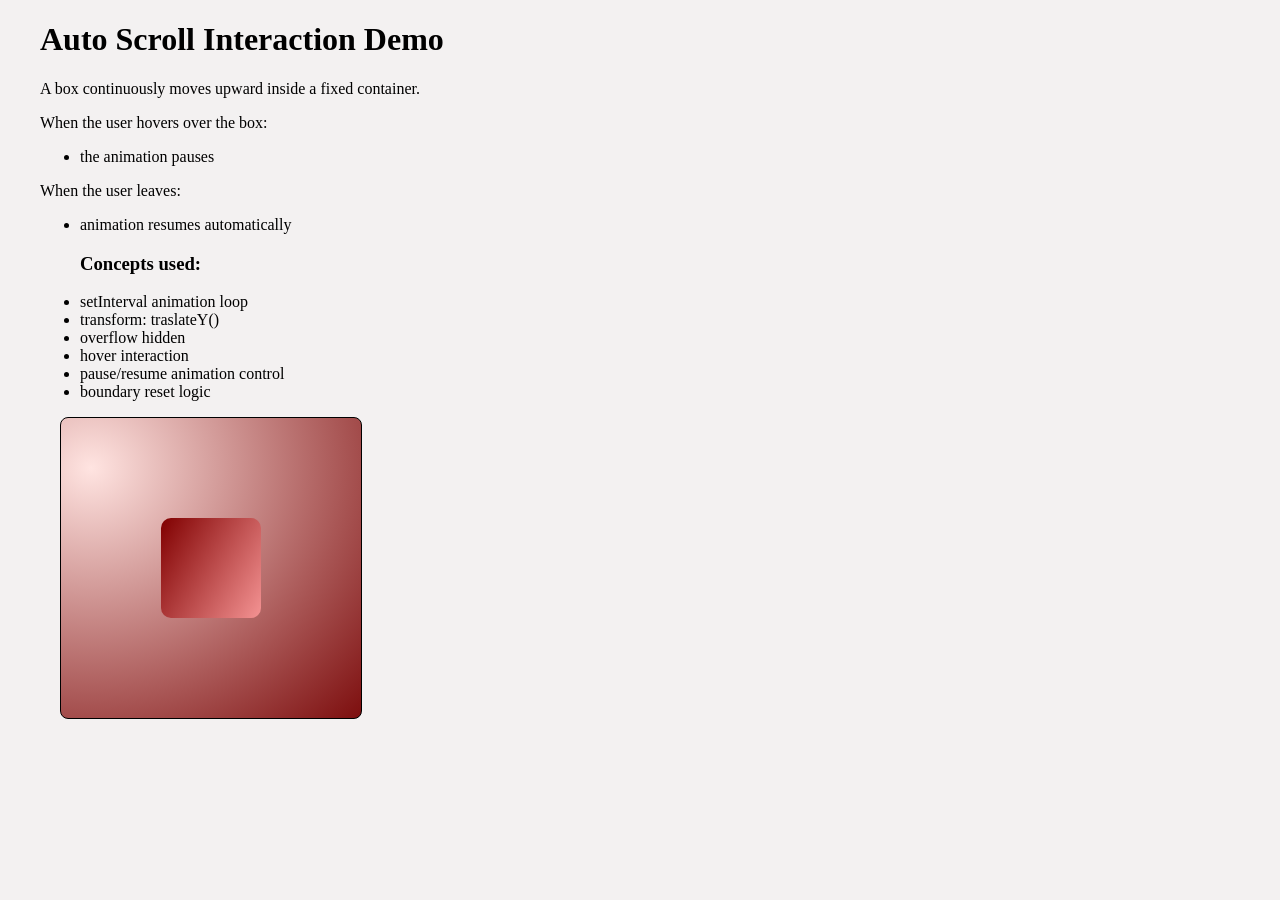
<file: hover-pause-animation/index.html>
<!DOCTYPE html>
<html lang="en">
<head>
  <meta charset="UTF-8">
  <meta name="viewport" content="width=device-width, initial-scale=1.0">
  <title>Hover-pause-animation</title>
  <link rel="stylesheet" href="styles.css">
</head>
<body>
  <div class="container">
    <h1>Auto Scroll Interaction Demo</h1>
    <p>A box continuously moves upward inside a fixed container.</p>
    <p>When the user hovers over the box:</p>
    <ul>
      <li>the animation pauses</li>
    </ul>
    <p>When the user leaves:</p>
    <ul>
      <li>animation resumes automatically</li>
    </ul>
    <ul>
      <h3>Concepts used:</h3>
      <li>setInterval animation loop</li>
      <li>transform: traslateY()</li>
      <li>overflow hidden</li>
      <li>hover interaction</li>
      <li>pause/resume animation control</li>
      <li>boundary reset logic</li>
    </ul>
    <div class="pauseContainer" id="pauseContainer">
      <div class="pauseBox" id="pauseBox"></div>
    </div>
  </div>
  <script src="script.js"></script>
</body>
</html>
</file>
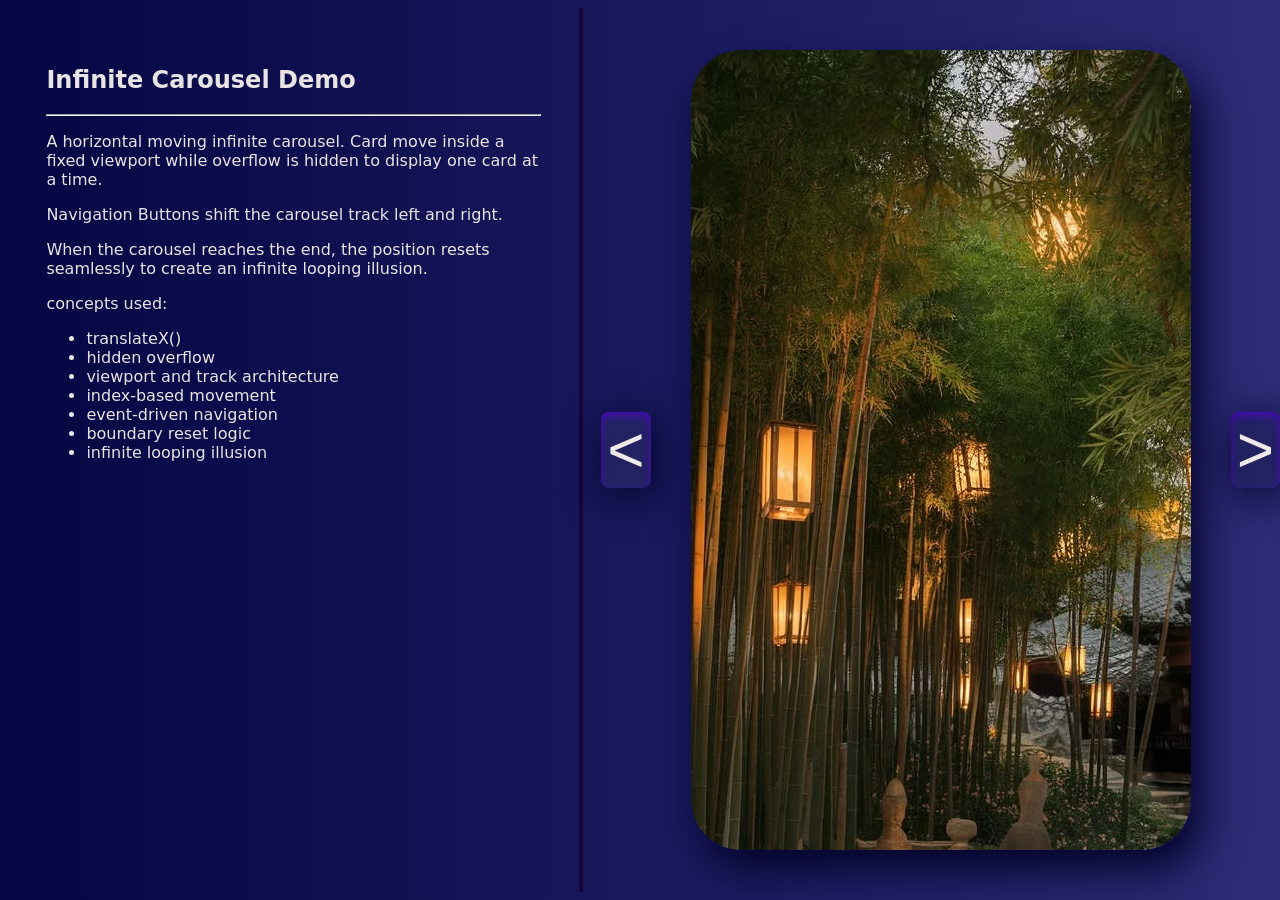
<file: Infinite-carousel/index.html>
<!DOCTYPE html>
<html lang="en">
<head>
  <meta charset="UTF-8">
  <meta name="viewport" content="width=device-width, initial-scale=1.0">
  <title>Infinite-Carousel</title>
  <link rel="stylesheet" href="styles.css">
</head>
<body>
  <div class="container">
    <section class="description">
      <h1>Infinite Carousel Demo</h1>
      <hr>
      <p>A horizontal moving infinite carousel. Card move inside a fixed viewport while overflow is hidden to display one card at a time.</p>
      <p>Navigation Buttons shift the carousel track left and right.</p>
      <p>When the carousel reaches the end, the position resets seamlessly to create an infinite looping illusion.</p>
      <p>concepts used: </p>
      <ul>
        <li>translateX()</li>
        <li>hidden overflow</li>
        <li>viewport and track architecture</li>
        <li>index-based movement</li>
        <li>event-driven navigation</li>
        <li>boundary reset logic</li>
        <li>infinite looping illusion</li>
      </ul>
    </section>
    <section class="carousel" id="carousel">
      <button class="prev" id="prev"><</button>
      <div class="viewport" id="viewport">
        <div class="track" id="track">
          <div class="card" id="card">
            <img src="image/card1.jpg" alt="lanterns and trees">
          </div>
          <div class="card" id="card">
            <img src="image/card2.jpg" alt="chinese girl in blue dress">
          </div>
          <div class="card" id="card">
            <img src="image/card3.jpg" alt="statues and greenery">
          </div>
          <div class="card" id="card">
            <img src="image/card4.jpg" alt="fountain behing a big enterance">
          </div>
          <div class="card" id="card">
            <img src="image/card5.jpg" alt="fountain and dragon">
          </div>
          <div class="card" id="card">
            <img src="image/card6.jpg" alt="heaven scenery">
          </div>
          <div class="card" id="card">
            <img src="image/card7.jpg" alt="light poles between trees">
          </div>
          <div class="card" id="card">
            <img src="image/card8.jpg" alt="greenery palace">
          </div>
          <div class="card" id="card">
            <img src="image/card9.jpg" alt="glass roof place">
          </div>
          <div class="card" id="card">
            <img src="image/card10.jpg" alt="glass roof place with sun rays">
          </div>
        </div>
      </div>
      <button class="next" id="next">></button>
    </section>
  </div>

  <script src="script.js"></script>
</body>
</html>
</file>
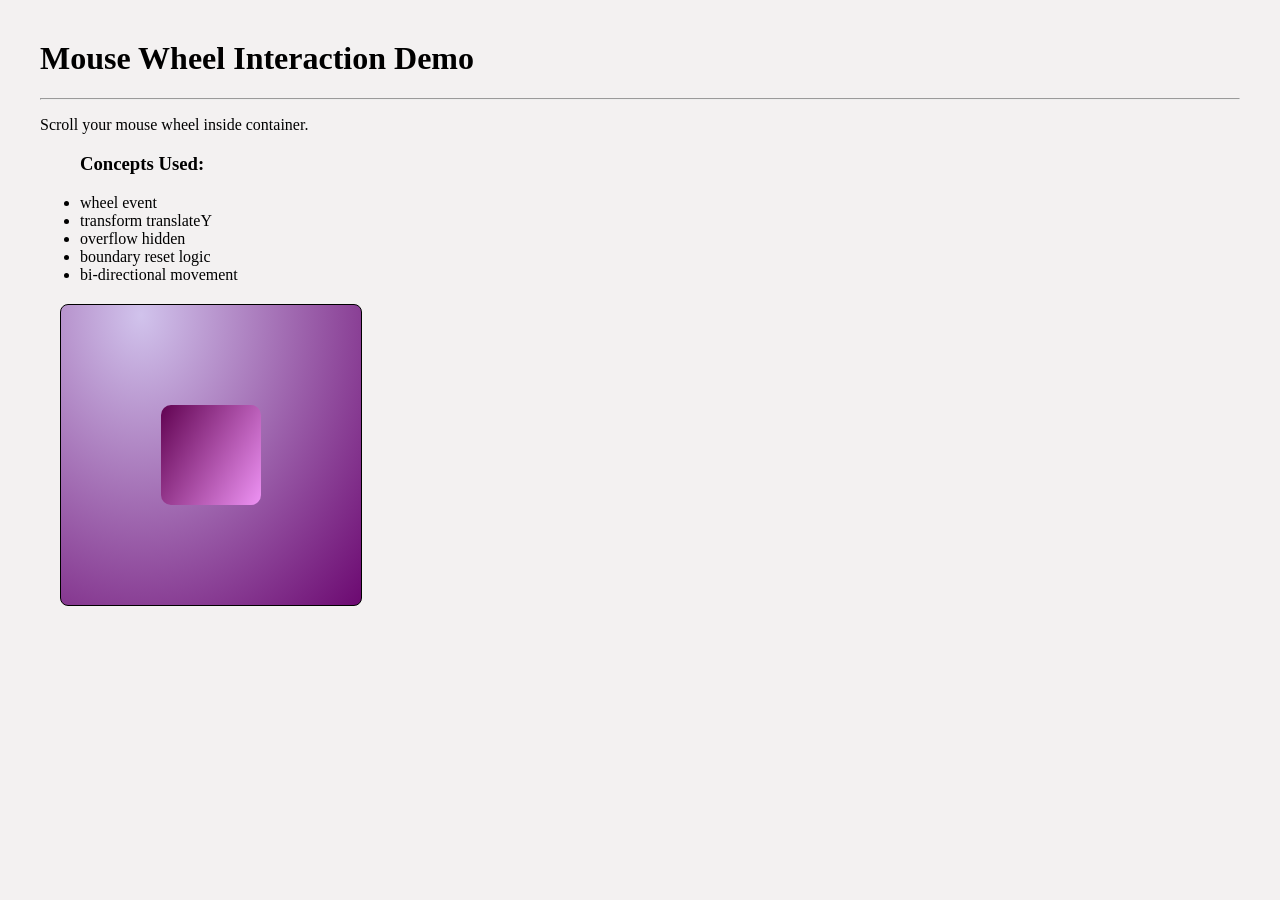
<file: mouse-wheel-scroll/index.html>
<!DOCTYPE html>
<html lang="en">
<head>
  <meta charset="UTF-8">
  <meta name="viewport" content="width=device-width, initial-scale=1.0">
  <title>Mouse-Wheel-Scroll</title>
  <link rel="stylesheet" href="style.css">
</head>
<body>
  <div class="container">
    <h1>Mouse Wheel Interaction Demo</h1>
    <hr>
    <p>Scroll your mouse wheel inside container.</p>
    <ul>
      <h3>Concepts Used: </h3>
      <li>wheel event</li>
      <li>transform translateY</li>
      <li>overflow hidden</li>
      <li>boundary reset logic</li>
      <li>bi-directional movement</li>
    </ul>
    <div class="mouseWheelContainer" id="mouseWheelContainer">
      <div class="mouseWheelBox" id="mouseWheelBox"></div>
    </div>
  </div>
  <script src="script.js"></script>
</body>
</html>
</file>
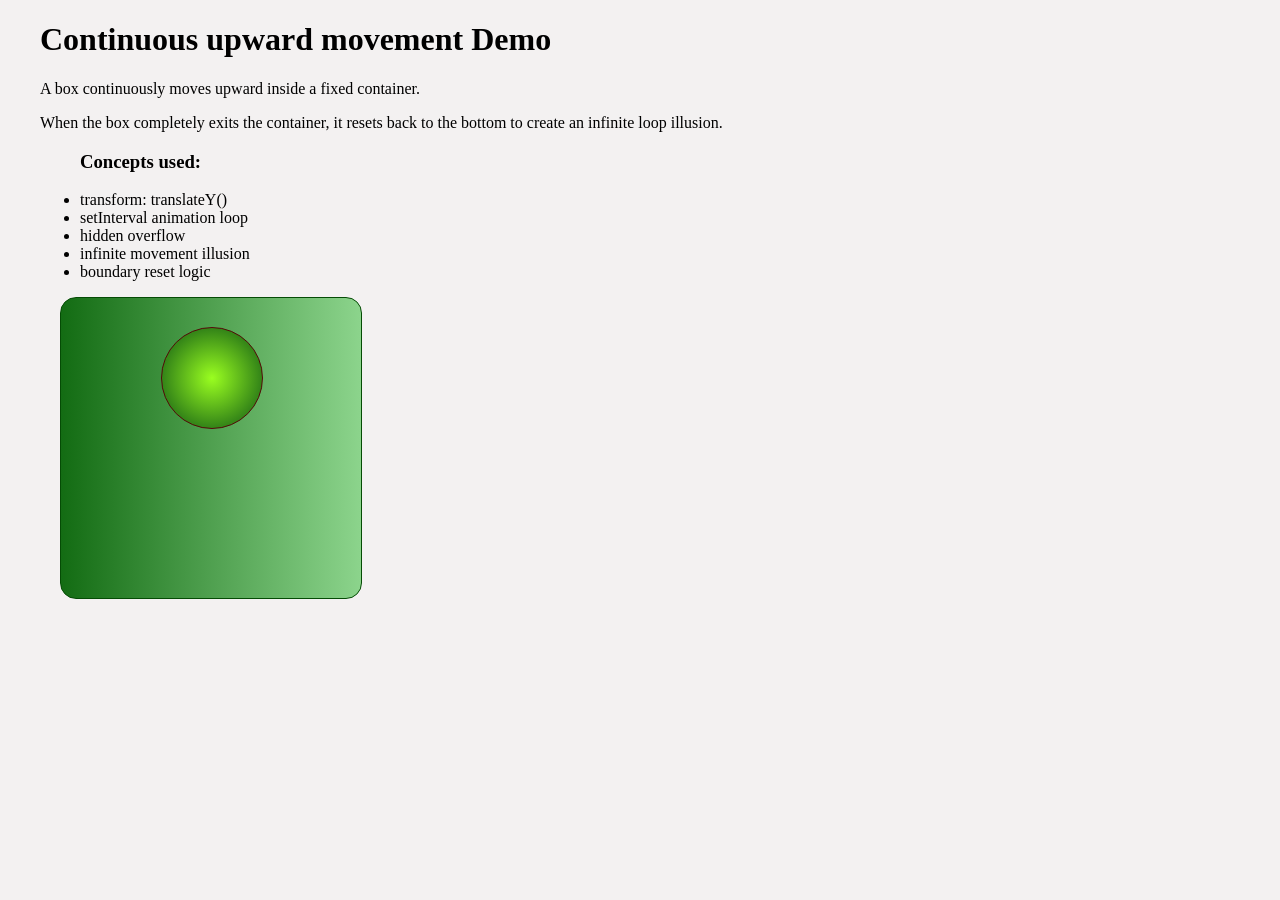
<file: upward-moving-box/index.html>
<!DOCTYPE html>
<html lang="en">
<head>
  <meta charset="UTF-8">
  <meta name="viewport" content="width=device-width, initial-scale=1.0">
  <title>Upward-moving-box</title>
  <link rel="stylesheet" href="styles.css">
</head>
<body>
  <div class="container">
    <h1>Continuous upward movement Demo</h1>
    <p>A box continuously moves upward inside a fixed container.</p>
    <p>When the box completely exits the container, it resets back to the bottom to create an infinite loop illusion.</p>
    <ul>
      <h3>Concepts used: </h3>
      <li>transform: translateY()</li>
      <li>setInterval animation loop</li>
      <li>hidden overflow</li>
      <li>infinite movement illusion</li>
      <li>boundary reset logic</li>
    </ul>
    <div class="boxContainer" id="boxContainer">
      <div class="box" id="box"></div>
    </div>
  </div>
  <script src="script.js"></script>
</body>
</html>
</file>
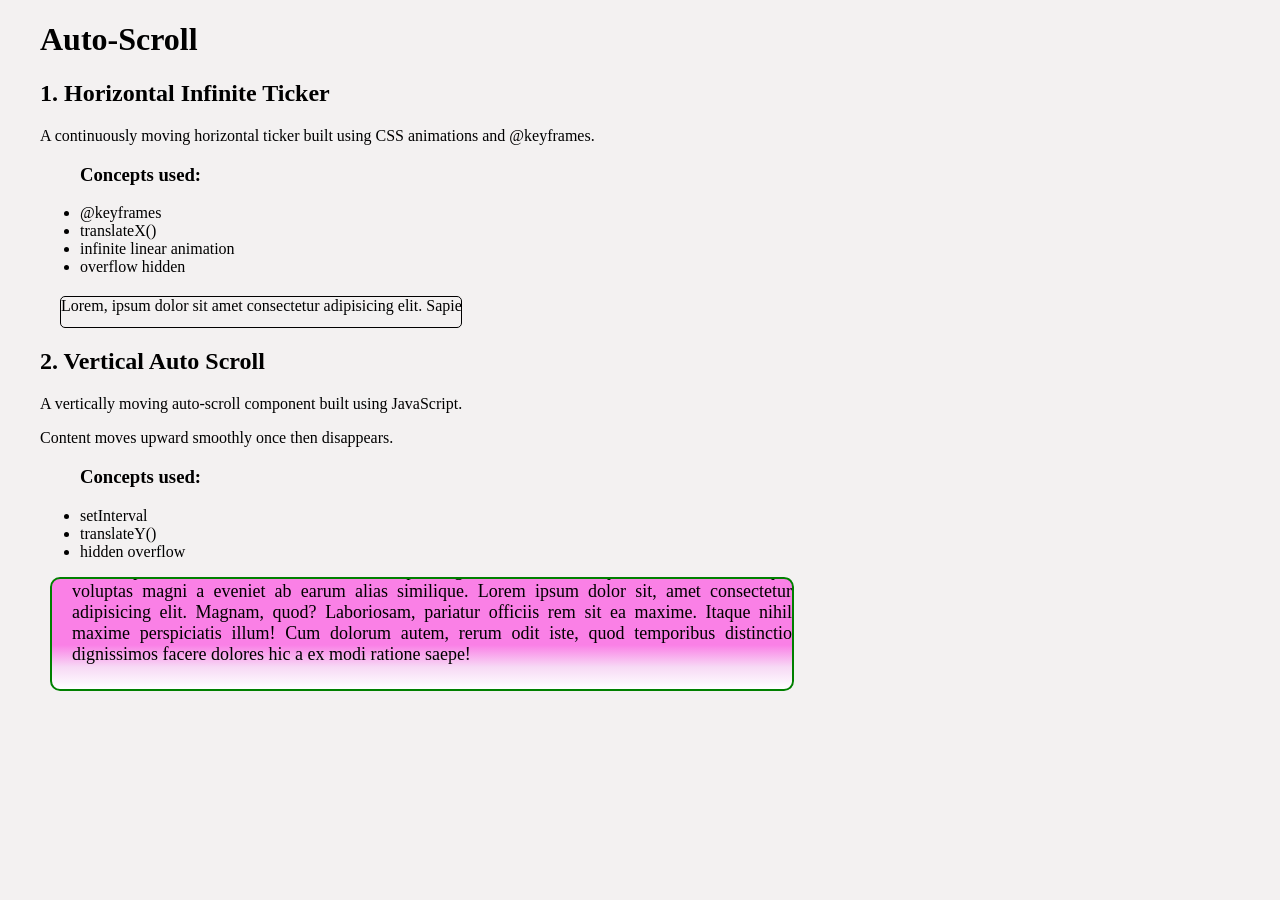
<file: Auto-Scroll/autoScroll.html>
<!DOCTYPE html>
<html lang="en">
<head>
  <meta charset="UTF-8">
  <meta name="viewport" content="width=device-width, initial-scale=1.0">
  <title>Auto Scroll</title>
  <link rel="stylesheet" href="autoScroll.css">
</head>
<body>
  <div class="container">
    <h1>Auto-Scroll</h1>
    <h2>1. Horizontal Infinite Ticker</h2>
    <p>A continuously moving horizontal ticker built using CSS animations and @keyframes.</p>
    <ul>
      <h3>Concepts used:</h3>
      <li>@keyframes</li>
      <li>translateX()</li>
      <li>infinite linear animation</li>
      <li>overflow hidden</li>
    </ul>
    <div class="ticker">
      <div class="tickerContent">Lorem, ipsum dolor sit amet consectetur adipisicing elit. Sapiente temporibus aperiam molestiae earum accusantium cupiditate voluptatum autem, eveniet reprehenderit magni.</div>
    </div>
    <h2>2. Vertical Auto Scroll</h2>
    <p>A vertically moving auto-scroll component built using JavaScript.</p>
    <p>Content moves upward smoothly once then disappears.</p>
    <ul>
      <h3>Concepts used:</h3>
      <li>setInterval</li>
      <li>translateY()</li>
      <li>hidden overflow</li>
    </ul>
    <div class="textContainer" id="textContainer">
      <div class="text" id="text">Lorem ipsum dolor sit amet consectetur adipisicing elit. Laudantium quaerat consectetur atque voluptas magni a eveniet ab earum alias similique.
        Lorem ipsum dolor sit, amet consectetur adipisicing elit. Magnam, quod? Laboriosam, pariatur officiis rem sit ea maxime. Itaque nihil maxime perspiciatis illum! Cum dolorum autem, rerum odit iste, quod temporibus distinctio dignissimos facere dolores hic a ex modi ratione saepe!
      </div>
    </div>
    
    
  </div>
  <script>
    const text = document.getElementById("text");
    let t = 0;
    setInterval(()=>{
      t = t-1;
      text.style.transform = `translateY(${t}px)`;
    }, 30);
  </script>
</body>
</html>
</file>
<file: hover-pause-animation/styles.css>
body{
  margin: 0;
  padding: 0;
  background-color: rgb(243, 241, 241);
}
.container{
  margin-left: 40px;
}
.pauseContainer{
  height: 300px;
  width: 300px;
  border: 1px solid black;
  border-radius: 8px;
  background: radial-gradient(at 30px 50px,mistyrose, rgb(125, 14, 14));
  position: relative;
  overflow: hidden;
  margin: 10px 20px;
}
.pauseBox{
  height: 100px;
  width: 100px;
  border-radius: 10px;
  background: linear-gradient(300deg,rgb(244, 147, 147), maroon);
  margin-left: 100px; 
  margin-top: 100px;
  position: absolute;
}
</file>
<file: Infinite-carousel/styles.css>
html, body {
  margin: 0;
  padding: 0;
  overflow-x: hidden;
  scrollbar-width: none;
  -ms-overflow-style: none;
}

html::-webkit-scrollbar,
body::-webkit-scrollbar {
  display: none;
}
body{
  margin: 0;
  padding: 0;
  min-height: 100vh;
  color: rgb(233, 228, 228);
  font-family: system-ui, -apple-system, BlinkMacSystemFont, 'Segoe UI', Roboto, Oxygen, Ubuntu, Cantarell, 'Open Sans', 'Helvetica Neue', sans-serif;
}
.container{
  background: linear-gradient(90deg ,rgb(4, 5, 66), rgb(45, 44, 118));
  width: 100vw;
  min-height: 100vh;
  display: flex;
  flex-direction: row;
  gap: 10px;
}
.description{
  width: 45vw;
  margin: 8px;
  padding: 3%;
  border-right: 4px solid rgb(20, 6, 61);
}
.carousel{
  width: 55vw;
  display: flex;
  justify-content: center;
  align-items: center;
  gap: 40px;
}
.viewport{
  height: 800px;
  width: 500px;
  border-radius: 50px;
  box-shadow: 10px 20px 40px rgb(5, 4, 43);
  position: relative;
  overflow: hidden;
}
.prev, .next{
  background-color: rgb(35, 35, 98);
  border: none;
  font-size: 64px;
  color: rgb(240, 235, 235);
  box-shadow: 4px 8px 40px rgb(5, 4, 43),
              inset 0px 4px 8px rgb(67, 11, 181);
  border-radius: 8px;
}
.track{
  display: flex;
  transition: .4s ease;
  gap: 0;
}
.card{
  height: 800px;
  width: 100%;
  max-width: 500px;
  border-radius: 50px;
  background-color: rgb(5, 4, 43);
  flex: 0 0 100%;
  overflow: hidden;

}
.img{
  height: auto;
  width: 100%;
  object-fit: cover;
}
@media  (max-width : 768px) {
  .container{
    flex-direction: column;
  }
  .description{
    width: 100%;
    border-right: none;
    padding: 16px;
    box-sizing: border-box;
    border-bottom: 4px solid rgb(20, 6, 61);
  }
  .carousel{
    width: 100%;
  }
  .viewport{
    width: 90%;
  }
}
</file>
<file: mouse-wheel-scroll/style.css>
body{
  margin: 0;
  padding: 0;
  background-color: rgb(243, 241, 241);
}
.container{
  margin: 40px;
}
.mouseWheelContainer{
  height: 300px;
  width: 300px;
  border: 1px solid black;
  border-radius: 8px;
  margin: 20px;
  background: radial-gradient(at 80px 10px,rgb(209, 195, 236), rgb(108, 9, 113));
  position: relative;
  margin: 20px 20px;
  overflow: hidden;
}
.mouseWheelBox{
  height: 100px;
  width: 100px;
  border-radius: 10px;
  background: linear-gradient(300deg,rgb(238, 147, 244), rgb(97, 3, 81));
  margin-left: 100px; 
  margin-top: 100px;
  position: absolute;
}
</file>
<file: upward-moving-box/styles.css>
body{
  margin: 0;
  padding: 0;
  background-color: rgb(243, 241, 241);
}
.container{
  margin-left: 40px;
}

.boxContainer{
  height: 300px;
  width: 300px;
  position: relative;
  border: 1px solid rgb(5, 76, 5);
  background: linear-gradient(90deg, rgb(19, 108, 19), rgb(140, 212, 140));
  border-radius: 16px;
  overflow: hidden;
  margin: 10px 20px;
}
.box{
  position: absolute;
  height: 100px;
  width:100px;
  border: 1px solid rgb(85, 9, 9);
  background: radial-gradient(rgb(154, 254, 32), rgb(8, 81, 20));
  border-radius: 50%;
  margin-left: 100px;
  margin-top: 100px;
}
</file>
<file: Auto-Scroll/autoScroll.css>
body{
  margin: 0;
  padding: 0;
  background-color: rgb(243, 241, 241);
}
.container{
  margin-left: 40px;
}
.ticker{
  height: 30px;
  width: 400px;
  margin: 20px;
  border: 1px solid black;
  border-radius: 5px;
  overflow: hidden;
  position: relative;
}
.tickerContent{
  position: absolute;
  width: 2000px;
  animation: scrollSide 50s linear infinite;
}
@keyframes scrollSide{
  from{
    transform: translateX(0);
  }
  to{
    transform: translateX(-100%);
  }
}



.textContainer{
  margin: 10px;
  height: 70px;
  width: 700px;
  overflow: hidden;
  border: 2px solid green;
  border-radius: 10px;
  padding: 20px;
  text-align: justify;
  font-size: large;
  background:linear-gradient(rgb(250, 128, 230) 60%, rgb(247, 217, 245) 80% , white);
  position: relative;
}
.text{
  position: absolute;
}
</file>
